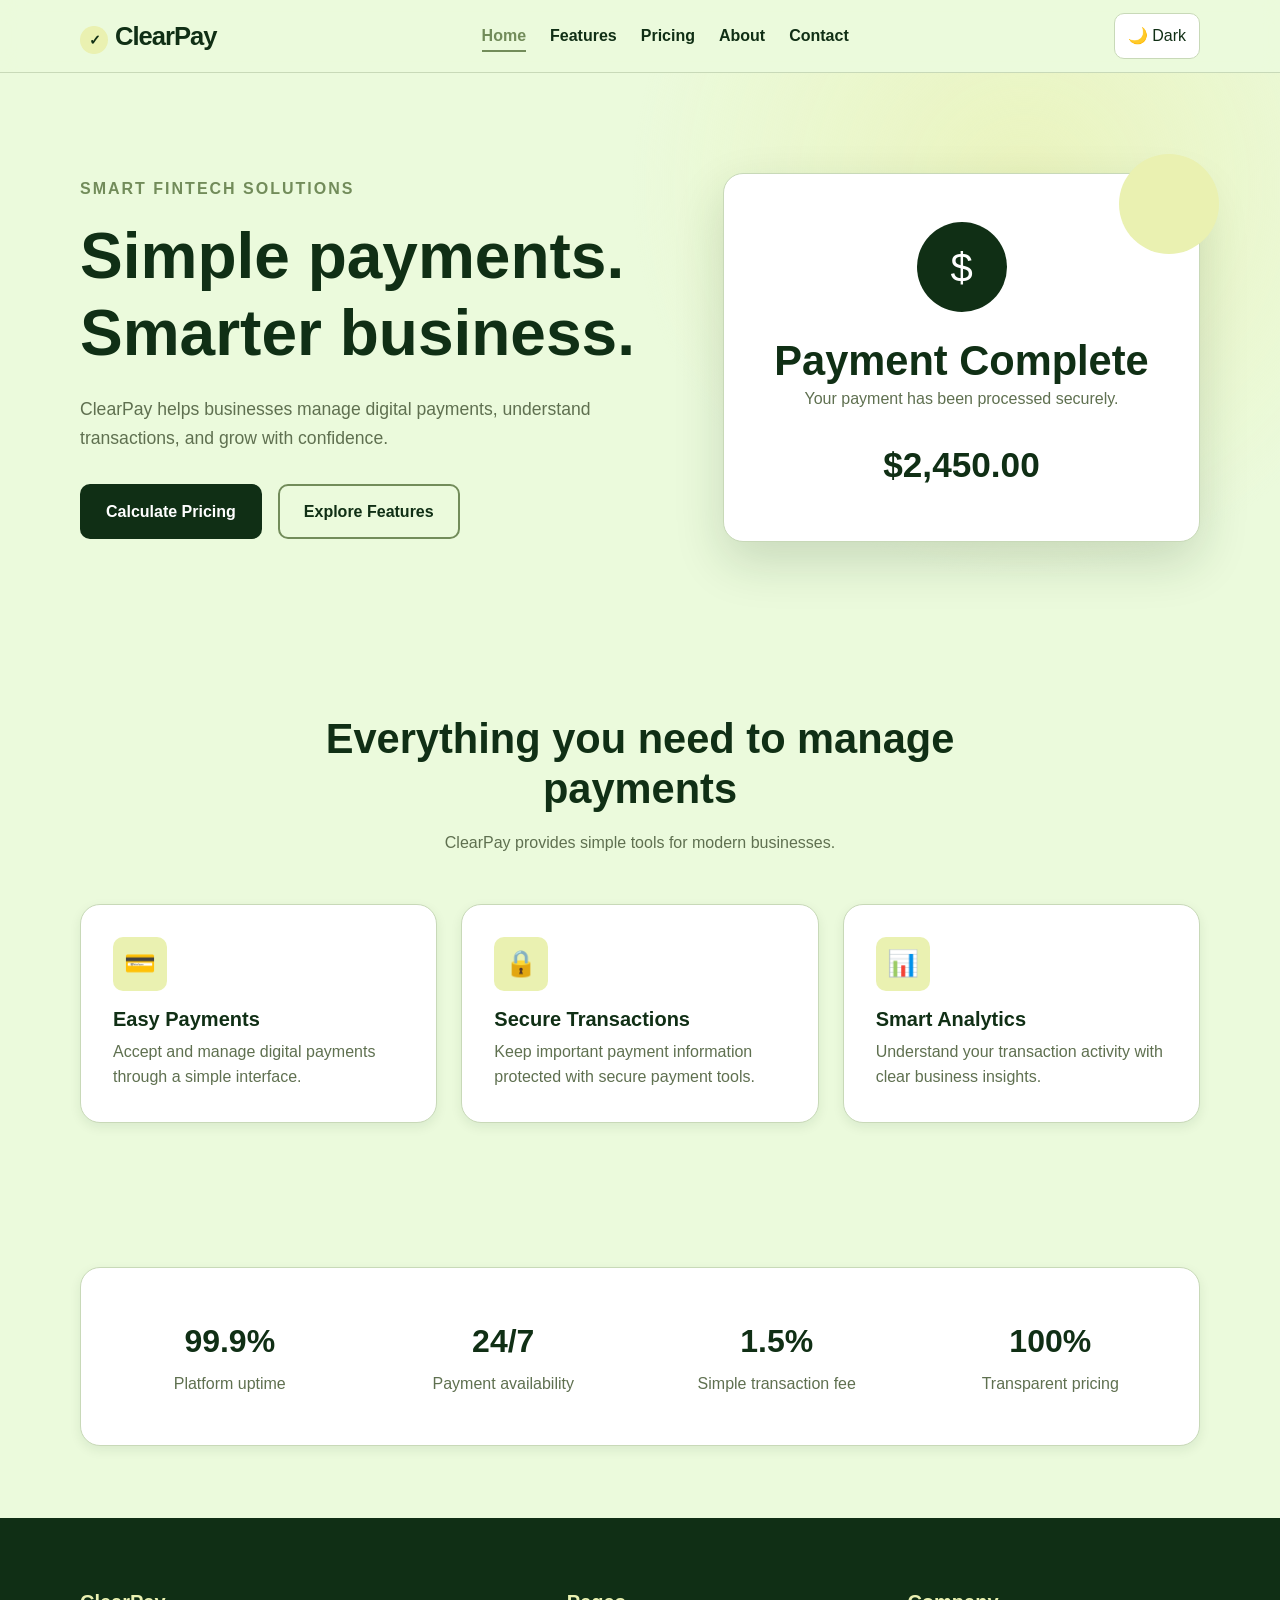
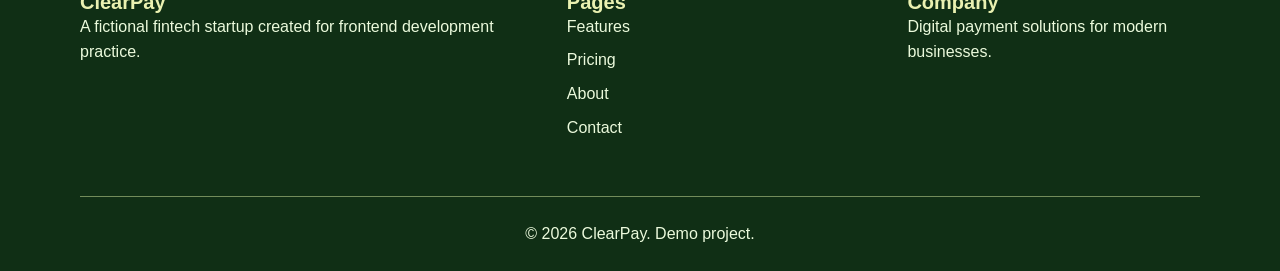
<file: index.html>
<!DOCTYPE html>
<html lang="en">
<head>
  <meta charset="UTF-8">
  <meta name="viewport" content="width=device-width, initial-scale=1.0">

  <meta
    name="description"
    content="ClearPay is a simple and secure fictional fintech payment platform."
  >

  <title>ClearPay | Simple Digital Payments</title>

  <link rel="stylesheet" href="css/tokens.css">
  <link rel="stylesheet" href="css/base.css">
  <link rel="stylesheet" href="css/layout.css">
  <link rel="stylesheet" href="css/components.css">
  <link rel="stylesheet" href="css/animations.css">
</head>

<body>

<header class="site-header">
  <div class="container navbar">

    <a href="index.html" class="logo">ClearPay</a>

    <nav aria-label="Main navigation">
      <ul class="nav-links">

        <li><a href="index.html" class="active">Home</a></li>
        <li><a href="features.html">Features</a></li>
        <li><a href="pricing.html">Pricing</a></li>
        <li><a href="about.html">About</a></li>
        <li><a href="contact.html">Contact</a></li>

      </ul>
    </nav>

    <div class="nav-actions">

      <button
        class="theme-toggle"
        type="button"
        aria-label="Switch to dark theme"
      >
        🌙 Dark
      </button>

      <button
        class="menu-toggle"
        type="button"
        aria-label="Open navigation menu"
        aria-expanded="false"
      >
        ☰
      </button>

    </div>

  </div>
</header>


<main>

<section class="hero">

  <div class="container hero-grid">

    <div class="hero-content reveal">

      <p>SMART FINTECH SOLUTIONS</p>

      <h1>
        Simple payments.
        Smarter business.
      </h1>

      <p>
        ClearPay helps businesses manage digital payments,
        understand transactions, and grow with confidence.
      </p>

      <div class="hero-buttons">

        <a href="pricing.html" class="btn btn-primary">
          Calculate Pricing
        </a>

        <a href="features.html" class="btn btn-secondary">
          Explore Features
        </a>

      </div>

    </div>


    <div class="hero-card reveal">

      <div class="payment-preview">

        <div class="payment-icon">
          $
        </div>

        <h2>Payment Complete</h2>

        <p>
          Your payment has been processed securely.
        </p>

        <br>

        <strong>$2,450.00</strong>

      </div>

    </div>

  </div>

</section>


<section class="section">

  <div class="container">

    <div class="section-header reveal">

      <h2>Everything you need to manage payments</h2>

      <p>
        ClearPay provides simple tools for modern businesses.
      </p>

    </div>


    <div class="grid grid-3">

      <article class="card reveal">

        <div class="card-icon">💳</div>

        <h3>Easy Payments</h3>

        <p>
          Accept and manage digital payments through
          a simple interface.
        </p>

      </article>


      <article class="card reveal">

        <div class="card-icon">🔒</div>

        <h3>Secure Transactions</h3>

        <p>
          Keep important payment information protected
          with secure payment tools.
        </p>

      </article>


      <article class="card reveal">

        <div class="card-icon">📊</div>

        <h3>Smart Analytics</h3>

        <p>
          Understand your transaction activity with
          clear business insights.
        </p>

      </article>

    </div>

  </div>

</section>


<section class="section">

  <div class="container">

    <div class="stats">

      <div class="stat reveal">
        <strong>99.9%</strong>
        <p>Platform uptime</p>
      </div>

      <div class="stat reveal">
        <strong>24/7</strong>
        <p>Payment availability</p>
      </div>

      <div class="stat reveal">
        <strong>1.5%</strong>
        <p>Simple transaction fee</p>
      </div>

      <div class="stat reveal">
        <strong>100%</strong>
        <p>Transparent pricing</p>
      </div>

    </div>

  </div>

</section>

</main>


<footer class="site-footer">

  <div class="container">

    <div class="footer-grid">

      <div>

        <h3>ClearPay</h3>

        <p>
          A fictional fintech startup created for
          frontend development practice.
        </p>

      </div>


      <div>

        <h3>Pages</h3>

        <ul class="footer-links">

          <li><a href="features.html">Features</a></li>
          <li><a href="pricing.html">Pricing</a></li>
          <li><a href="about.html">About</a></li>
          <li><a href="contact.html">Contact</a></li>

        </ul>

      </div>


      <div>

        <h3>Company</h3>

        <p>
          Digital payment solutions for modern businesses.
        </p>

      </div>

    </div>


    <div class="footer-bottom">

      <p>
        © <span id="current-year"></span> ClearPay.
        Demo project.
      </p>

    </div>

  </div>

</footer>


<script src="js/main.js"></script>
<script src="js/theme.js"></script>
<script src="js/animations.js"></script>

</body>
</html>
</file>
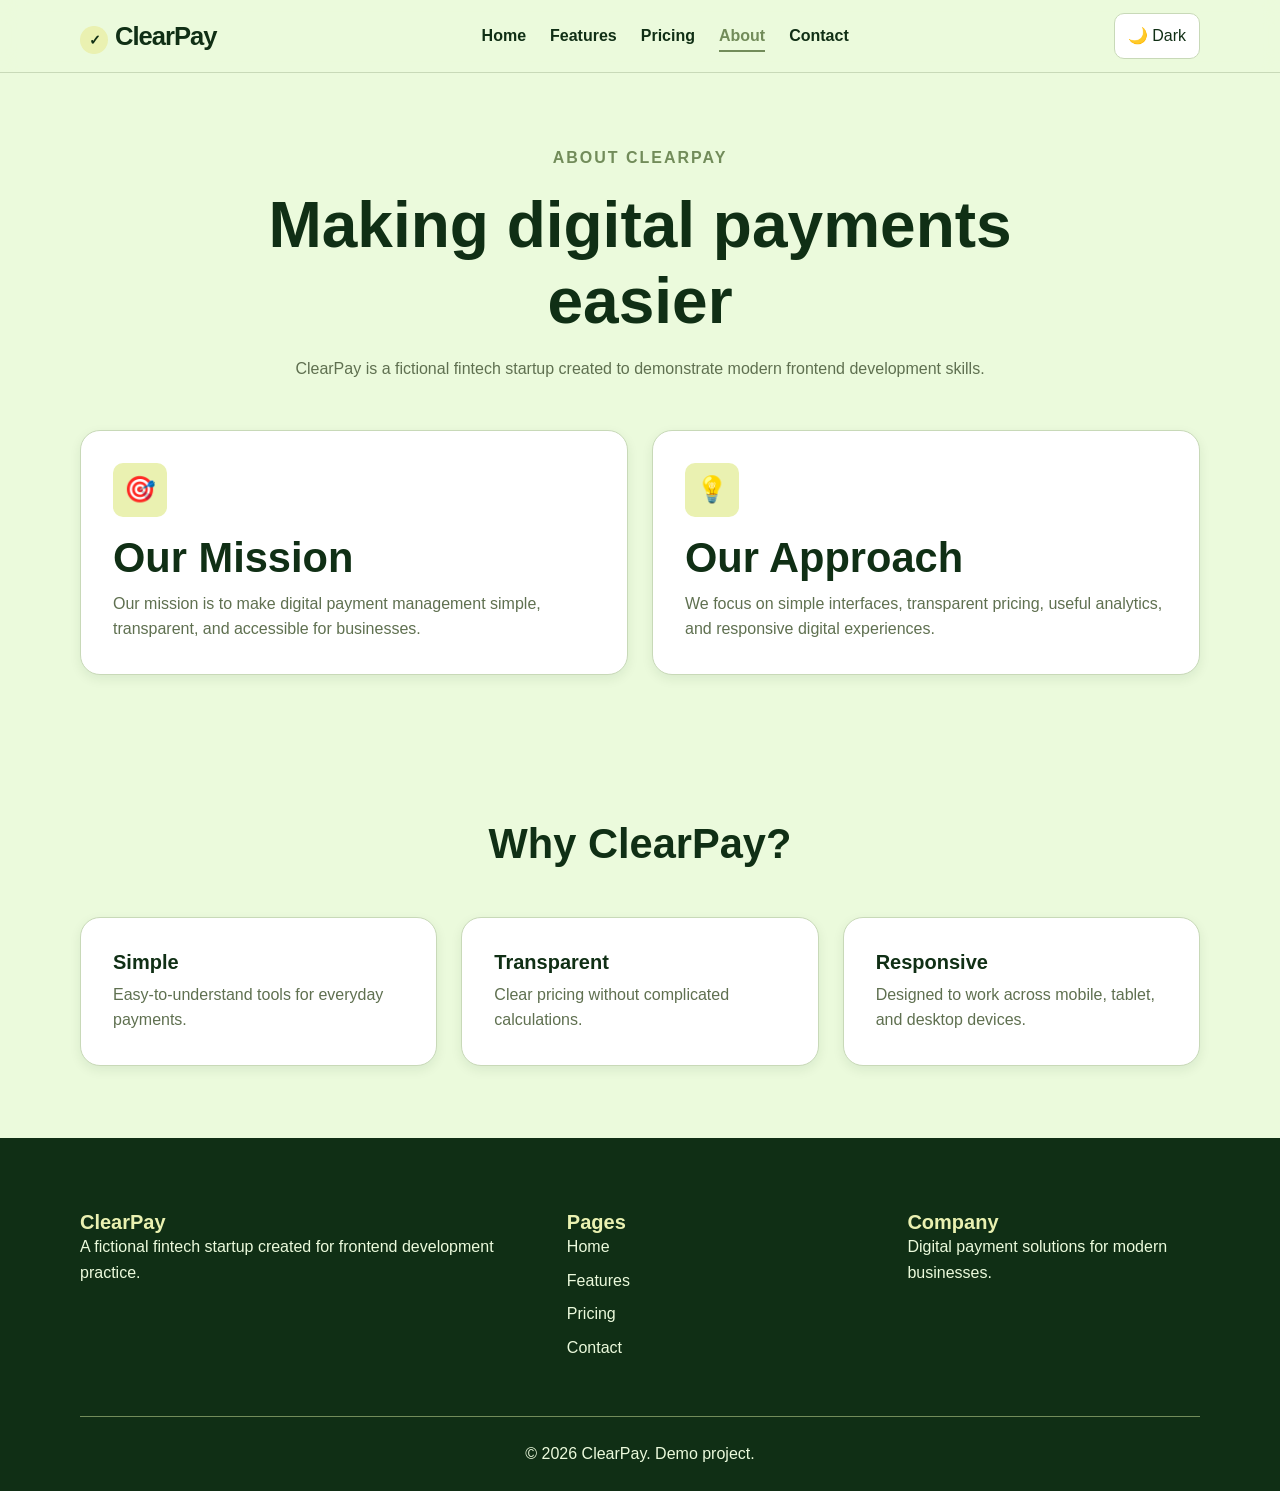
<file: about.html>
<!DOCTYPE html>
<html lang="en">

<head>

  <meta charset="UTF-8">
  <meta name="viewport" content="width=device-width, initial-scale=1.0">

  <meta
    name="description"
    content="Learn more about the fictional ClearPay fintech startup."
  >

  <title>ClearPay | About</title>

  <link rel="stylesheet" href="css/tokens.css">
  <link rel="stylesheet" href="css/base.css">
  <link rel="stylesheet" href="css/layout.css">
  <link rel="stylesheet" href="css/components.css">
  <link rel="stylesheet" href="css/animations.css">

</head>

<body>

<header class="site-header">

  <div class="container navbar">

    <a href="index.html" class="logo">ClearPay</a>

    <nav aria-label="Main navigation">

      <ul class="nav-links">

        <li><a href="index.html">Home</a></li>
        <li><a href="features.html">Features</a></li>
        <li><a href="pricing.html">Pricing</a></li>
        <li><a href="about.html" class="active">About</a></li>
        <li><a href="contact.html">Contact</a></li>

      </ul>

    </nav>

    <div class="nav-actions">

      <button
        class="theme-toggle"
        type="button"
        aria-label="Switch theme"
      >
        🌙 Dark
      </button>

      <button
        class="menu-toggle"
        type="button"
        aria-label="Open navigation menu"
        aria-expanded="false"
      >
        ☰
      </button>

    </div>

  </div>

</header>


<main>

<section class="section">

  <div class="container">

    <div class="section-header reveal">

      <p>ABOUT CLEARPAY</p>

      <h1>Making digital payments easier</h1>

      <p>
        ClearPay is a fictional fintech startup created
        to demonstrate modern frontend development skills.
      </p>

    </div>


    <div class="grid grid-2">

      <article class="card reveal">

        <div class="card-icon">🎯</div>

        <h2>Our Mission</h2>

        <p>
          Our mission is to make digital payment management
          simple, transparent, and accessible for businesses.
        </p>

      </article>


      <article class="card reveal">

        <div class="card-icon">💡</div>

        <h2>Our Approach</h2>

        <p>
          We focus on simple interfaces, transparent pricing,
          useful analytics, and responsive digital experiences.
        </p>

      </article>

    </div>

  </div>

</section>


<section class="section">

  <div class="container">

    <div class="section-header">

      <h2>Why ClearPay?</h2>

    </div>


    <div class="grid grid-3">

      <article class="card reveal">

        <h3>Simple</h3>

        <p>
          Easy-to-understand tools for everyday payments.
        </p>

      </article>


      <article class="card reveal">

        <h3>Transparent</h3>

        <p>
          Clear pricing without complicated calculations.
        </p>

      </article>


      <article class="card reveal">

        <h3>Responsive</h3>

        <p>
          Designed to work across mobile, tablet,
          and desktop devices.
        </p>

      </article>

    </div>

  </div>

</section>

</main>



<footer class="site-footer">

  <div class="container">

    <div class="footer-grid">

      <div>

        <h3>ClearPay</h3>

        <p>
          A fictional fintech startup created for
          frontend development practice.
        </p>

      </div>


      <div>

        <h3>Pages</h3>

        <ul class="footer-links">

            <li><a href="index.html">Home</a></li>
          <li><a href="features.html">Features</a></li>
          <li><a href="pricing.html">Pricing</a></li>
          <li><a href="contact.html">Contact</a></li>

        </ul>

      </div>


      <div>

        <h3>Company</h3>

        <p>
          Digital payment solutions for modern businesses.
        </p>

      </div>

    </div>


    <div class="footer-bottom">

      <p>
        © <span id="current-year"></span> ClearPay.
        Demo project.
      </p>

    </div>

  </div>

</footer>


<script src="js/main.js"></script>
<script src="js/theme.js"></script>
<script src="js/animations.js"></script>

</body>
</html>
</file>
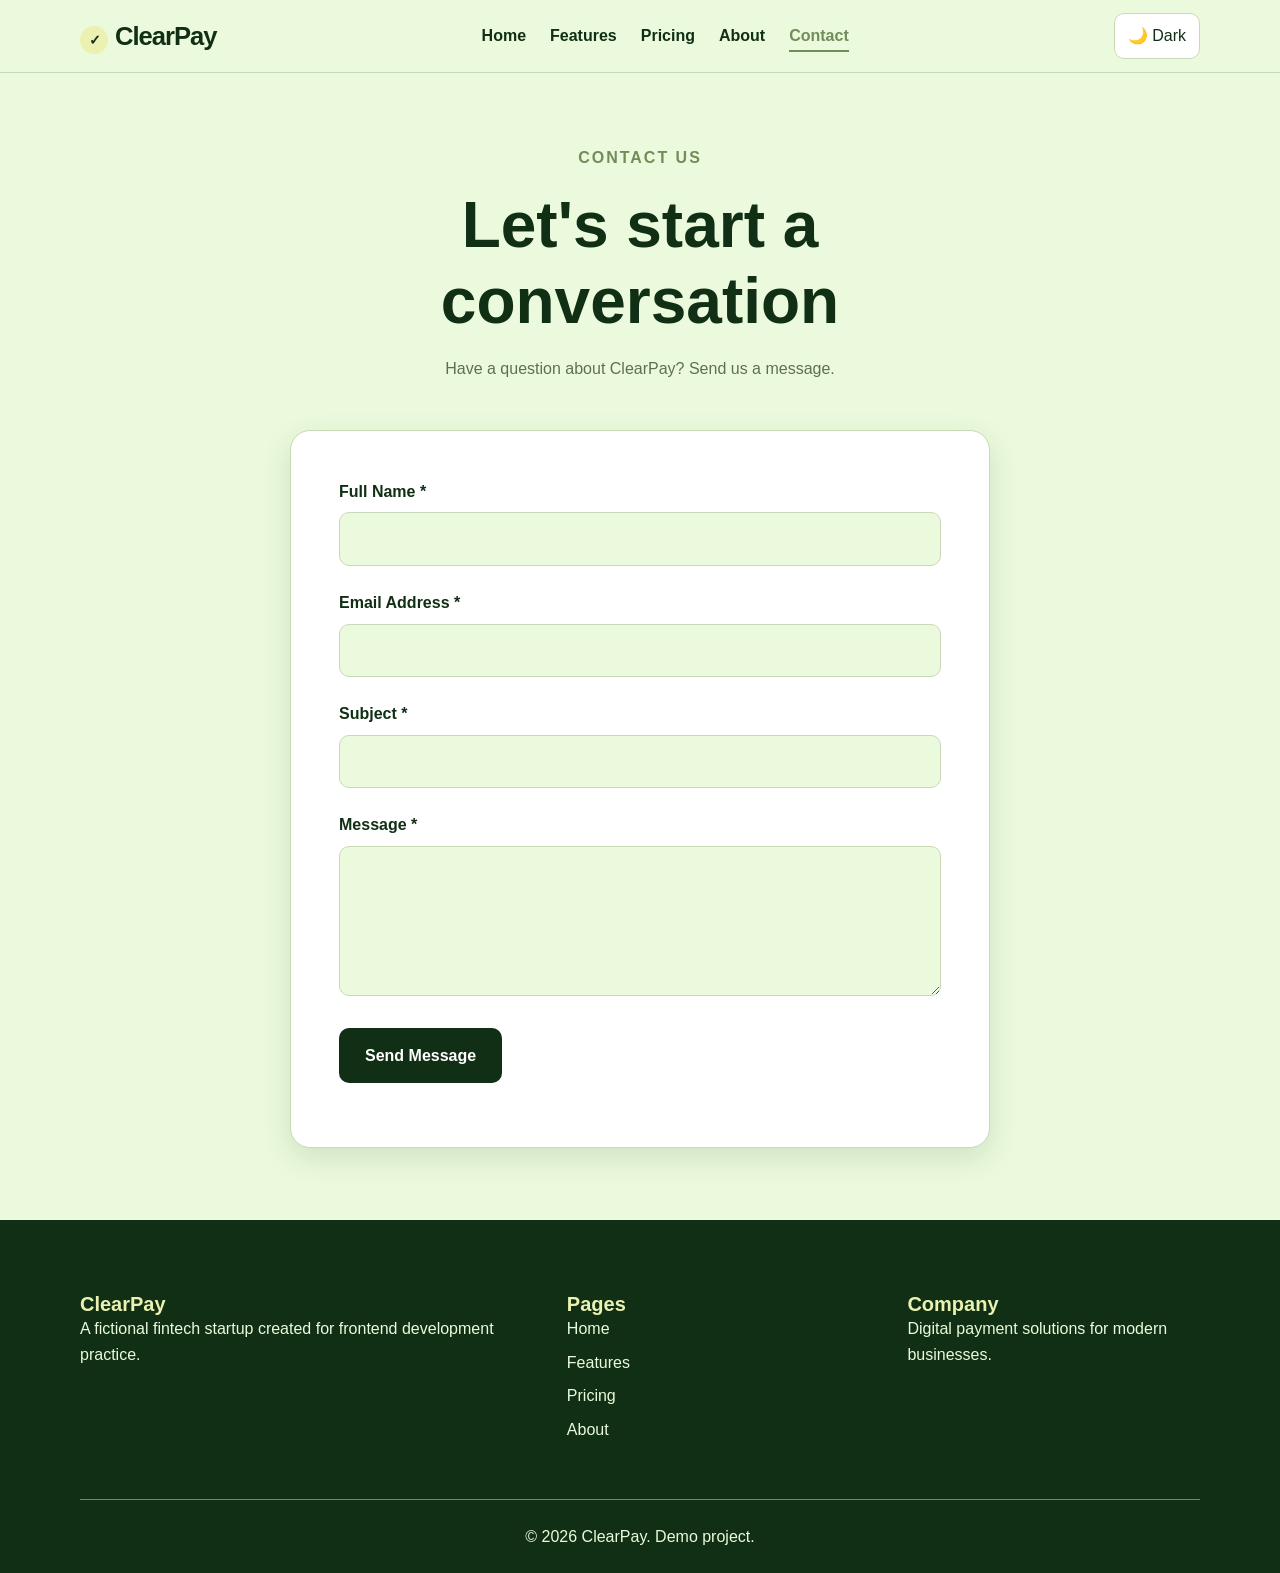
<file: contact.html>
<!DOCTYPE html>
<html lang="en">

<head>

  <meta charset="UTF-8">
  <meta name="viewport" content="width=device-width, initial-scale=1.0">

  <meta
    name="description"
    content="Contact the fictional ClearPay fintech startup."
  >

  <title>ClearPay | Contact</title>

  <link rel="stylesheet" href="css/tokens.css">
  <link rel="stylesheet" href="css/base.css">
  <link rel="stylesheet" href="css/layout.css">
  <link rel="stylesheet" href="css/components.css">
  <link rel="stylesheet" href="css/animations.css">

</head>

<body>

<header class="site-header">

  <div class="container navbar">

    <a href="index.html" class="logo">ClearPay</a>

    <nav aria-label="Main navigation">

      <ul class="nav-links">

        <li><a href="index.html">Home</a></li>
        <li><a href="features.html">Features</a></li>
        <li><a href="pricing.html">Pricing</a></li>
        <li><a href="about.html">About</a></li>
        <li><a href="contact.html" class="active">Contact</a></li>

      </ul>

    </nav>

    <div class="nav-actions">

      <button
        class="theme-toggle"
        type="button"
        aria-label="Switch theme"
      >
        🌙 Dark
      </button>

      <button
        class="menu-toggle"
        type="button"
        aria-label="Open navigation menu"
        aria-expanded="false"
      >
        ☰
      </button>

    </div>

  </div>

</header>


<main>

<section class="section">

  <div class="container">

    <div class="section-header reveal">

      <p>CONTACT US</p>

      <h1>Let's start a conversation</h1>

      <p>
        Have a question about ClearPay?
        Send us a message.
      </p>

    </div>


    <form
      id="contact-form"
      class="calculator reveal"
      novalidate
    >

      <div class="form-group">

        <label for="name">
          Full Name *
        </label>

        <input
          type="text"
          id="name"
          name="name"
          autocomplete="name"
          required
        >

      </div>


      <div class="form-group">

        <label for="email">
          Email Address *
        </label>

        <input
          type="email"
          id="email"
          name="email"
          autocomplete="email"
          required
        >

      </div>


      <div class="form-group">

        <label for="subject">
          Subject *
        </label>

        <input
          type="text"
          id="subject"
          name="subject"
          required
        >

      </div>


      <div class="form-group">

        <label for="message">
          Message *
        </label>

        <textarea
          id="message"
          name="message"
          required
        ></textarea>

      </div>


      <button
        type="submit"
        class="btn btn-primary"
      >
        Send Message
      </button>


      <p
        id="form-message"
        class="form-message"
        role="status"
        aria-live="polite"
      ></p>

    </form>

  </div>

</section>

</main>



<footer class="site-footer">

  <div class="container">

    <div class="footer-grid">

      <div>

        <h3>ClearPay</h3>

        <p>
          A fictional fintech startup created for
          frontend development practice.
        </p>

      </div>


      <div>

        <h3>Pages</h3>

        <ul class="footer-links">
        
            <li><a href="index.html">Home</a></li>
          <li><a href="features.html">Features</a></li>
          <li><a href="pricing.html">Pricing</a></li>
          <li><a href="about.html">About</a></li>
         

        </ul>

      </div>


      <div>

        <h3>Company</h3>

        <p>
          Digital payment solutions for modern businesses.
        </p>

      </div>

    </div>


    <div class="footer-bottom">

      <p>
        © <span id="current-year"></span> ClearPay.
        Demo project.
      </p>

    </div>

  </div>

</footer>


<script src="js/main.js"></script>
<script src="js/theme.js"></script>
<script src="js/form.js"></script>
<script src="js/animations.js"></script>

</body>
</html>
</file>
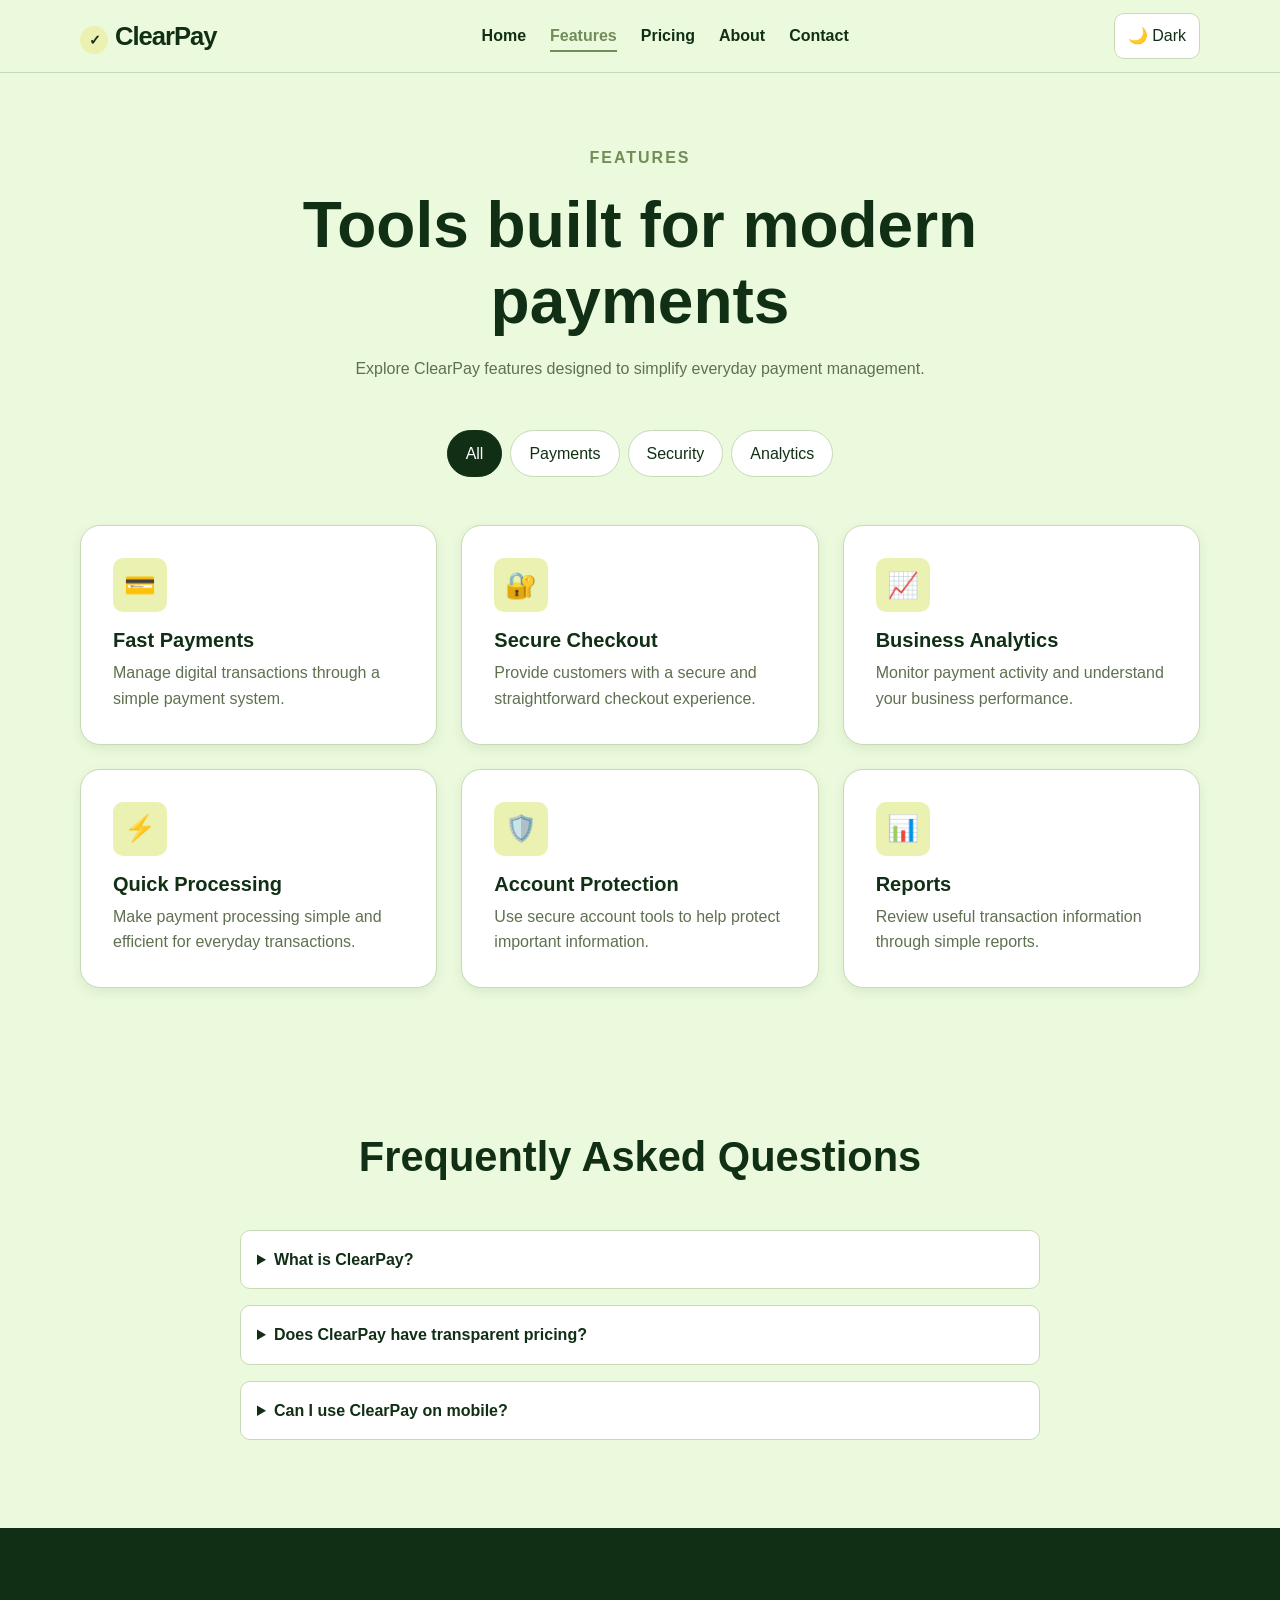
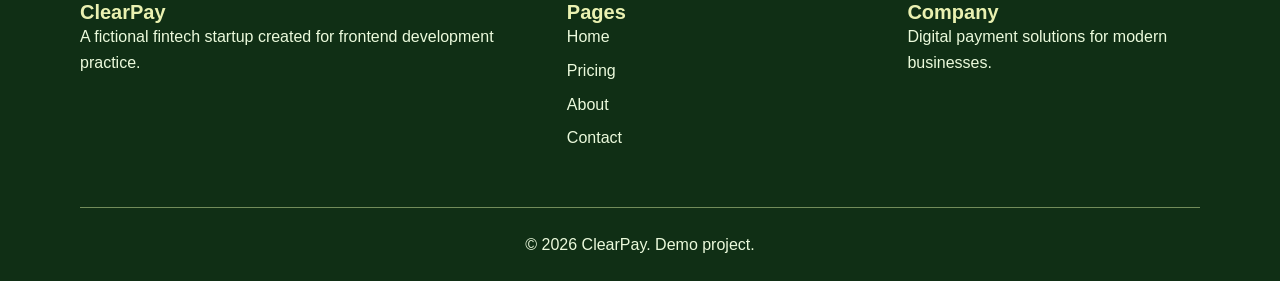
<file: features.html>
<!DOCTYPE html>
<html lang="en">

<head>

  <meta charset="UTF-8">
  <meta name="viewport" content="width=device-width, initial-scale=1.0">

  <meta
    name="description"
    content="Explore ClearPay payment, security and analytics features."
  >

  <title>ClearPay | Features</title>

  <link rel="stylesheet" href="css/tokens.css">
  <link rel="stylesheet" href="css/base.css">
  <link rel="stylesheet" href="css/layout.css">
  <link rel="stylesheet" href="css/components.css">
  <link rel="stylesheet" href="css/animations.css">

</head>

<body>

<header class="site-header">

  <div class="container navbar">

    <a href="index.html" class="logo">ClearPay</a>

    <nav aria-label="Main navigation">

      <ul class="nav-links">

        <li><a href="index.html">Home</a></li>
        <li><a href="features.html" class="active">Features</a></li>
        <li><a href="pricing.html">Pricing</a></li>
        <li><a href="about.html">About</a></li>
        <li><a href="contact.html">Contact</a></li>

      </ul>

    </nav>

    <div class="nav-actions">

      <button
        class="theme-toggle"
        type="button"
        aria-label="Switch theme"
      >
        🌙 Dark
      </button>

      <button
        class="menu-toggle"
        type="button"
        aria-label="Open navigation menu"
        aria-expanded="false"
      >
        ☰
      </button>

    </div>

  </div>

</header>


<main>

<section class="section">

  <div class="container">

    <div class="section-header reveal">

      <p>FEATURES</p>

      <h1>Tools built for modern payments</h1>

      <p>
        Explore ClearPay features designed to simplify
        everyday payment management.
      </p>

    </div>


    <div class="filter-buttons" aria-label="Feature filters">

      <button
        class="filter-btn active"
        data-category="all"
        type="button"
      >
        All
      </button>

      <button
        class="filter-btn"
        data-category="payments"
        type="button"
      >
        Payments
      </button>

      <button
        class="filter-btn"
        data-category="security"
        type="button"
      >
        Security
      </button>

      <button
        class="filter-btn"
        data-category="analytics"
        type="button"
      >
        Analytics
      </button>

    </div>


    <div class="grid grid-3">

      <article
        class="card feature-card reveal"
        data-category="payments"
      >

        <div class="card-icon">💳</div>

        <h3>Fast Payments</h3>

        <p>
          Manage digital transactions through
          a simple payment system.
        </p>

      </article>


      <article
        class="card feature-card reveal"
        data-category="security"
      >

        <div class="card-icon">🔐</div>

        <h3>Secure Checkout</h3>

        <p>
          Provide customers with a secure and
          straightforward checkout experience.
        </p>

      </article>


      <article
        class="card feature-card reveal"
        data-category="analytics"
      >

        <div class="card-icon">📈</div>

        <h3>Business Analytics</h3>

        <p>
          Monitor payment activity and understand
          your business performance.
        </p>

      </article>


      <article
        class="card feature-card reveal"
        data-category="payments"
      >

        <div class="card-icon">⚡</div>

        <h3>Quick Processing</h3>

        <p>
          Make payment processing simple and efficient
          for everyday transactions.
        </p>

      </article>


      <article
        class="card feature-card reveal"
        data-category="security"
      >

        <div class="card-icon">🛡️</div>

        <h3>Account Protection</h3>

        <p>
          Use secure account tools to help protect
          important information.
        </p>

      </article>


      <article
        class="card feature-card reveal"
        data-category="analytics"
      >

        <div class="card-icon">📊</div>

        <h3>Reports</h3>

        <p>
          Review useful transaction information
          through simple reports.
        </p>

      </article>

    </div>

  </div>

</section>


<section class="section">

  <div class="container faq">

    <div class="section-header">

      <h2>Frequently Asked Questions</h2>

    </div>

    <details class="reveal">

      <summary>What is ClearPay?</summary>

      <p>
        ClearPay is a fictional fintech platform
        created as a frontend development demo.
      </p>

    </details>


    <details class="reveal">

      <summary>Does ClearPay have transparent pricing?</summary>

      <p>
        Yes. The demo includes a simple 1.5% transaction
        fee calculator.
      </p>

    </details>


    <details class="reveal">

      <summary>Can I use ClearPay on mobile?</summary>

      <p>
        Yes. The website is designed to be responsive
        across different screen sizes.
      </p>

    </details>

  </div>

</section>

</main>



<footer class="site-footer">

  <div class="container">

    <div class="footer-grid">

      <div>

        <h3>ClearPay</h3>

        <p>
          A fictional fintech startup created for
          frontend development practice.
        </p>

      </div>


      <div>

        <h3>Pages</h3>

        <ul class="footer-links">

          <li><a href="index.html">Home</a></li>
          <li><a href="pricing.html">Pricing</a></li>
          <li><a href="about.html">About</a></li>
          <li><a href="contact.html">Contact</a></li>

        </ul>

      </div>


      <div>

        <h3>Company</h3>

        <p>
          Digital payment solutions for modern businesses.
        </p>

      </div>

    </div>


    <div class="footer-bottom">

      <p>
        © <span id="current-year"></span> ClearPay.
        Demo project.
      </p>

    </div>

  </div>

</footer>

<script src="js/main.js"></script>
<script src="js/theme.js"></script>
<script src="js/features.js"></script>
<script src="js/animations.js"></script>

</body>
</html>
</file>
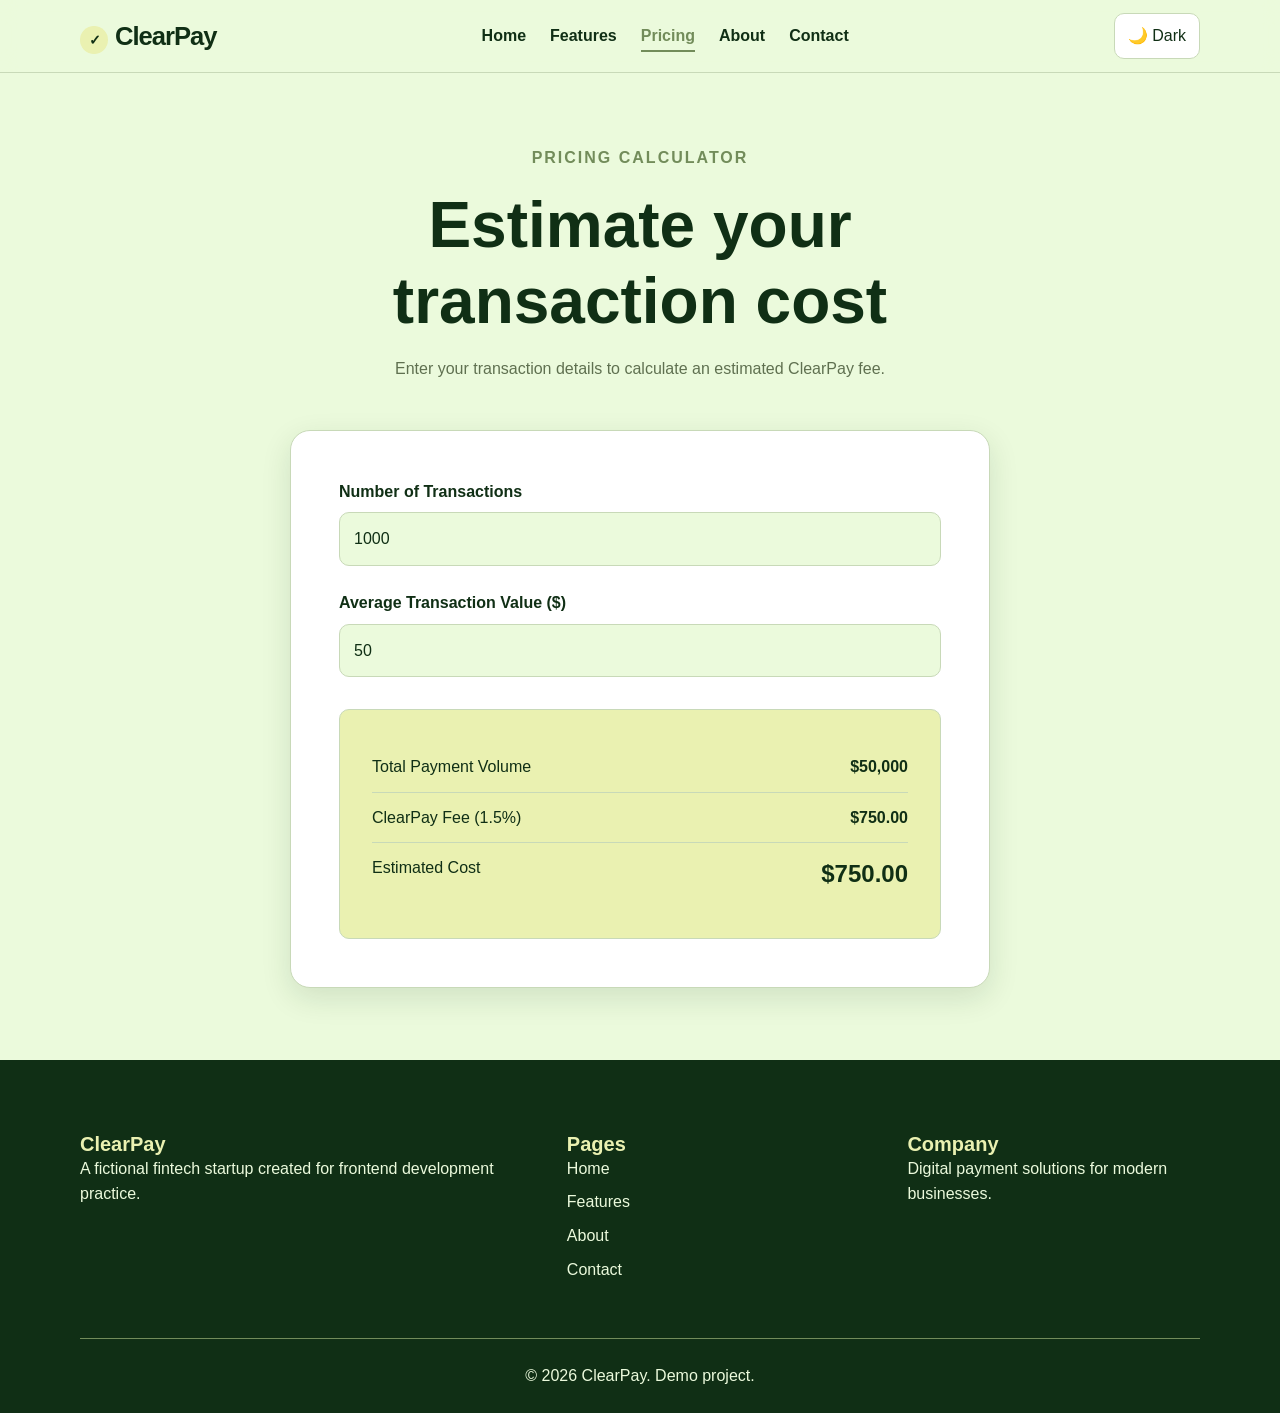
<file: pricing.html>
<!DOCTYPE html>
<html lang="en">

<head>

  <meta charset="UTF-8">
  <meta name="viewport" content="width=device-width, initial-scale=1.0">

  <meta
    name="description"
    content="Calculate ClearPay transaction costs with our pricing calculator."
  >

  <title>ClearPay | Pricing</title>

  <link rel="stylesheet" href="css/tokens.css">
  <link rel="stylesheet" href="css/base.css">
  <link rel="stylesheet" href="css/layout.css">
  <link rel="stylesheet" href="css/components.css">
  <link rel="stylesheet" href="css/animations.css">

</head>

<body>

<header class="site-header">

  <div class="container navbar">

    <a href="index.html" class="logo">ClearPay</a>

    <nav aria-label="Main navigation">

      <ul class="nav-links">

        <li><a href="index.html">Home</a></li>
        <li><a href="features.html">Features</a></li>
        <li><a href="pricing.html" class="active">Pricing</a></li>
        <li><a href="about.html">About</a></li>
        <li><a href="contact.html">Contact</a></li>

      </ul>

    </nav>

    <div class="nav-actions">

      <button
        class="theme-toggle"
        type="button"
        aria-label="Switch theme"
      >
        🌙 Dark
      </button>

      <button
        class="menu-toggle"
        type="button"
        aria-label="Open navigation menu"
        aria-expanded="false"
      >
        ☰
      </button>

    </div>

  </div>

</header>


<main>

<section class="section">

  <div class="container">

    <div class="section-header reveal">

      <p>PRICING CALCULATOR</p>

      <h1>Estimate your transaction cost</h1>

      <p>
        Enter your transaction details to calculate
        an estimated ClearPay fee.
      </p>

    </div>


    <div class="calculator reveal">

      <div class="form-group">

        <label for="transactions">
          Number of Transactions
        </label>

        <input
          type="number"
          id="transactions"
          min="0"
          value="1000"
        >

      </div>


      <div class="form-group">

        <label for="average">
          Average Transaction Value ($)
        </label>

        <input
          type="number"
          id="average"
          min="0"
          value="50"
          step="0.01"
        >

      </div>


      <div class="calculation-result">

        <div class="result-row">

          <span>Total Payment Volume</span>

          <strong id="total-volume">
            $50,000
          </strong>

        </div>


        <div class="result-row">

          <span>ClearPay Fee (1.5%)</span>

          <strong id="fee-amount">
            $750.00
          </strong>

        </div>


        <div class="result-row">

          <span>Estimated Cost</span>

          <strong
            id="total-cost"
            class="result-total"
          >
            $750.00
          </strong>

        </div>

      </div>

    </div>

  </div>

</section>

</main>



<footer class="site-footer">

  <div class="container">

    <div class="footer-grid">

      <div>

        <h3>ClearPay</h3>

        <p>
          A fictional fintech startup created for
          frontend development practice.
        </p>

      </div>


      <div>

        <h3>Pages</h3>

        <ul class="footer-links">
          <li><a href="index.html">Home</a></li>
          <li><a href="features.html">Features</a></li>
          <li><a href="about.html">About</a></li>
          <li><a href="contact.html">Contact</a></li>

        </ul>

      </div>


      <div>

        <h3>Company</h3>

        <p>
          Digital payment solutions for modern businesses.
        </p>

      </div>

    </div>


    <div class="footer-bottom">

      <p>
        © <span id="current-year"></span> ClearPay.
        Demo project.
      </p>

    </div>

  </div>

</footer>


<script src="js/main.js"></script>
<script src="js/theme.js"></script>
<script src="js/pricing.js"></script>
<script src="js/animations.js"></script>

</body>
</html>
</file>
<file: css/tokens.css>
/* =========================
   CLEARPAY COLOR TOKENS
========================= */

:root {
  --color-primary: #102F15;
  --color-primary-dark: #0A1F0D;
  --color-secondary: #728C5A;
  --color-accent: #EAF1B1;

  --color-background: #EBFADC;
  --color-surface: #EAF1B1;
  --color-card: #FFFFFF;

  --color-text: #102F15;
  --color-text-light: #5F7050;
  --color-border: #C8D9B8;

  /* Footer - Light Mode */
  --footer-background: #102F15;
  --footer-heading: #EAF1B1;
  --footer-text: #EBFADC;
  --footer-border: #728C5A;

  --color-success: #3F7045;
  --color-danger: #A33A3A;

  --shadow-sm: 0 4px 12px rgba(16, 47, 21, 0.08);
  --shadow-md: 0 10px 30px rgba(16, 47, 21, 0.12);
  --shadow-lg: 0 20px 50px rgba(16, 47, 21, 0.16);

  --radius-sm: 6px;
  --radius-md: 10px;
  --radius-lg: 20px;
  --radius-full: 999px;

  --space-xs: 4px;
  --space-sm: 8px;
  --space-md: 16px;
  --space-lg: 24px;
  --space-xl: 32px;
  --space-2xl: 48px;
  --space-3xl: 72px;

  --transition: 0.3s ease;
}


/* =========================
   DARK THEME
========================= */

[data-theme="dark"] {
  --color-background: #102F15;
  --color-surface: #193D1D;
  --color-card: #1C4722;

  --color-text: #EBFADC;
  --color-text-light: #D5E2C8;

  --color-border: #4E704F;

  --color-primary: #EAF1B1;
  --color-primary-dark: #D8E58C;

  --color-secondary: #9CAF7D;

  --color-success: #9FD18B;
  --color-danger: #FF9B9B;

  --shadow-sm: 0 4px 12px rgba(0, 0, 0, 0.15);
  --shadow-md: 0 10px 30px rgba(0, 0, 0, 0.25);
  --shadow-lg: 0 20px 50px rgba(0, 0, 0, 0.35);


  /* Footer - Dark Mode */
  --footer-background: #0A1F0D;
  --footer-heading: #EAF1B1;
  --footer-text: #EBFADC;
  --footer-border: #3D6340;

  --color-success: #9FD18B;
  --color-danger: #FF9B9B;

  --shadow-sm: 0 4px 12px rgba(0, 0, 0, 0.15);
  --shadow-md: 0 10px 30px rgba(0, 0, 0, 0.25);
  --shadow-lg: 0 20px 50px rgba(0, 0, 0, 0.35);

}
</file>
<file: css/base.css>
/* =========================
   RESET
========================= */

* {
  margin: 0;
  padding: 0;
  box-sizing: border-box;
}


/* =========================
   BODY
========================= */

html {
  scroll-behavior: smooth;
}

body {
  font-family: Arial, Helvetica, sans-serif;
  background: var(--color-background);
  color: var(--color-text);
  line-height: 1.6;
  transition:
    background var(--transition),
    color var(--transition);
}


/* =========================
   GENERAL ELEMENTS
========================= */

img {
  max-width: 100%;
  display: block;
}

a {
  text-decoration: none;
  color: inherit;
}

button,
input,
textarea,
select {
  font: inherit;
}

button {
  cursor: pointer;
}


/* =========================
   HEADINGS
========================= */

h1,
h2,
h3 {
  line-height: 1.2;
  color: var(--color-text);
}

h1 {
  font-size: clamp(2.2rem, 5vw, 4rem);
}

h2 {
  font-size: clamp(1.8rem, 4vw, 2.6rem);
}

h3 {
  font-size: 1.25rem;
}

p {
  color: var(--color-text-light);
}


/* =========================
   SELECTION
========================= */

::selection {
  background: var(--color-accent);
  color: var(--color-primary);
}


/* =========================
   FOCUS
========================= */

:focus-visible {
  outline: 3px solid var(--color-secondary);
  outline-offset: 3px;
}
</file>
<file: css/layout.css>
/* =========================
   CONTAINER
========================= */

.container {
  width: min(1120px, 92%);
  margin: 0 auto;
}


/* =========================
   HERO
========================= */

.hero {
  padding: 100px 0;
  background:
    radial-gradient(
      circle at 80% 20%,
      rgba(234, 241, 177, 0.7),
      transparent 35%
    ),
    var(--color-background);
}

.hero-grid {
  display: grid;
  grid-template-columns: 1.1fr 0.9fr;
  align-items: center;
  gap: 60px;
}

.hero-content > p:first-child,
.section-header > p:first-child {
  color: var(--color-secondary);
  font-weight: 800;
  letter-spacing: 2px;
  margin-bottom: var(--space-md);
}

.hero-content h1 {
  margin-bottom: var(--space-lg);
  max-width: 650px;
}

.hero-content > p:not(:first-child) {
  max-width: 600px;
  font-size: 1.1rem;
}


/* =========================
   HERO BUTTONS
========================= */

.hero-buttons {
  display: flex;
  gap: var(--space-md);
  flex-wrap: wrap;
  margin-top: var(--space-xl);
}


/* =========================
   SECTIONS
========================= */

.section {
  padding: var(--space-3xl) 0;
}

.section-header {
  max-width: 750px;
  margin: 0 auto var(--space-2xl);
  text-align: center;
}

.section-header h1,
.section-header h2 {
  margin-bottom: var(--space-md);
}


/* =========================
   GRIDS
========================= */

.grid {
  display: grid;
  gap: var(--space-lg);
}

.grid-2 {
  grid-template-columns: repeat(2, 1fr);
}

.grid-3 {
  grid-template-columns: repeat(3, 1fr);
}


/* =========================
   STATS
========================= */

.stats {
  display: grid;
  grid-template-columns: repeat(4, 1fr);
  gap: var(--space-lg);
  background: var(--color-card);
  border: 1px solid var(--color-border);
  border-radius: var(--radius-lg);
  padding: var(--space-lg);
  box-shadow: var(--shadow-sm);
}


/* =========================
   FOOTER GRID
========================= */

.footer-grid {
  display: grid;
  grid-template-columns: 1.5fr 1fr 1fr;
  gap: var(--space-2xl);
}


/* =========================
   RESPONSIVE
========================= */

@media (max-width: 850px) {

  .hero-grid {
    grid-template-columns: 1fr;
    gap: 40px;
  }

  .grid-3 {
    grid-template-columns: repeat(2, 1fr);
  }

  .stats {
    grid-template-columns: repeat(2, 1fr);
  }

  .footer-grid {
    grid-template-columns: 1fr 1fr;
  }

}


@media (max-width: 650px) {

  .grid-2,
  .grid-3 {
    grid-template-columns: 1fr;
  }

  .stats {
    grid-template-columns: 1fr 1fr;
  }

  .section {
    padding: 55px 0;
  }

  .hero {
    padding: 65px 0;
  }

  .footer-grid {
    grid-template-columns: 1fr;
  }

}
</file>
<file: css/components.css>
/* =========================
   HEADER
========================= */

.site-header {
  position: sticky;
  top: 0;
  z-index: 1000;

  background: rgba(235, 250, 220, 0.95);
  border-bottom: 1px solid var(--color-border);

  backdrop-filter: blur(12px);
}

[data-theme="dark"] .site-header {
  background: rgba(16, 47, 21, 0.95);
}

.navbar {
  min-height: 72px;

  display: flex;
  align-items: center;
  justify-content: space-between;

  gap: var(--space-lg);
}


/* =========================
   LOGO
========================= */

.logo {
  font-size: 1.6rem;
  font-weight: 900;
  color: var(--color-primary);
  letter-spacing: -1px;
}

.logo::before {
  content: "✓";
  display: inline-grid;
  place-items: center;

  width: 28px;
  height: 28px;

  margin-right: 7px;

  background: var(--color-accent);
  color: var(--color-primary);

  border-radius: 50%;
  font-size: 0.9rem;
}

/* DARK MODE LOGO */
[data-theme="dark"] .logo {
  color: #EAF1B1;
}

[data-theme="dark"] .logo::before {
  background: #EAF1B1;
  color: #102F15;
}


/* =========================
   NAVIGATION
========================= */

.nav-links {
  display: flex;
  align-items: center;
  gap: var(--space-lg);

  list-style: none;
}

.nav-links a {
  position: relative;

  font-weight: 600;
  color: var(--color-text);

  padding: 8px 0;

  transition: color var(--transition);
}

.nav-links a::after {
  content: "";

  position: absolute;
  left: 0;
  bottom: 0;

  width: 0;
  height: 2px;

  background: var(--color-secondary);

  transition: width var(--transition);
}

.nav-links a:hover,
.nav-links a.active {
  color: var(--color-secondary);
}

.nav-links a:hover::after,
.nav-links a.active::after {
  width: 100%;
}


/* =========================
   NAV ACTIONS
========================= */

.nav-actions {
  display: flex;
  align-items: center;
  gap: var(--space-sm);
}

.theme-toggle,
.menu-toggle {
  border: 1px solid var(--color-border);

  background: var(--color-card);
  color: var(--color-text);

  border-radius: var(--radius-md);

  padding: 9px 13px;

  transition:
    background var(--transition),
    transform var(--transition);
}

.theme-toggle:hover,
.menu-toggle:hover {
  background: var(--color-accent);
  transform: translateY(-2px);
}

.menu-toggle {
  display: none;
}


/* =========================
   BUTTONS
========================= */

.btn {
  display: inline-flex;
  align-items: center;
  justify-content: center;

  padding: 13px 24px;

  border-radius: var(--radius-md);
  border: 2px solid transparent;

  font-weight: 800;

  transition:
    transform var(--transition),
    background var(--transition),
    color var(--transition),
    box-shadow var(--transition);
}

.btn:hover {
  transform: translateY(-3px);
}

/* PRIMARY BUTTON */

.btn-primary {
  background: var(--color-primary);
  color: #ffffff;
}

.btn-primary:hover {
  background: var(--color-primary-dark);
  color: #ffffff;
}

/* DARK MODE PRIMARY BUTTON */

[data-theme="dark"] .btn-primary {
  background: #EAF1B1;
  color: #102F15;
}

[data-theme="dark"] .btn-primary:hover {
  background: #D8E58C;
  color: #102F15;
}


.btn-secondary {
  border-color: var(--color-secondary);
  color: var(--color-primary);
  background: transparent;
}

[data-theme="dark"] .btn-secondary {
  color: var(--color-text);
}

.btn-secondary:hover {
  background: var(--color-accent);
  color: var(--color-primary);
}


/* =========================
   HERO CARD
========================= */

.hero-card {
  position: relative;

  background: var(--color-card);

  border: 1px solid var(--color-border);
  border-radius: var(--radius-lg);

  padding: var(--space-2xl);

  box-shadow: var(--shadow-lg);
}

.hero-card::before {
  content: "";

  position: absolute;
  width: 100px;
  height: 100px;

  right: -20px;
  top: -20px;

  background: var(--color-accent);

  border-radius: 50%;
  z-index: 0;
}

.payment-preview {
  position: relative;
  z-index: 1;
  text-align: center;
}

.payment-icon {
  width: 90px;
  height: 90px;
  margin: 0 auto var(--space-lg);
  display: grid;
  place-items: center;
  background: var(--color-primary);
  color: #ffffff;
  border-radius: 50%;
  font-size: 2.5rem;
}

/* Dark Mode */
[data-theme="dark"] .payment-icon {
  background: #EAF1B1;
  color: #102F15;
}

.payment-preview strong {
  display: block;

  font-size: 2.2rem;

  color: var(--color-primary);
}


/* =========================
   CARDS
========================= */

.card {
  background: var(--color-card);

  border: 1px solid var(--color-border);
  border-radius: var(--radius-lg);

  padding: var(--space-xl);

  box-shadow: var(--shadow-sm);

  transition:
    transform var(--transition),
    box-shadow var(--transition),
    border-color var(--transition);
}

.card:hover {
  transform: translateY(-6px);

  box-shadow: var(--shadow-md);

  border-color: var(--color-secondary);
}

.card-icon {
  width: 54px;
  height: 54px;

  display: grid;
  place-items: center;

  margin-bottom: var(--space-md);

  background: var(--color-accent);

  border-radius: var(--radius-md);

  font-size: 1.6rem;
}

.card h2,
.card h3 {
  margin-bottom: var(--space-sm);
}


/* =========================
   STATS
========================= */

.stat {
  text-align: center;
  padding: var(--space-lg);
}

.stat strong {
  display: block;

  font-size: 2rem;

  color: var(--color-primary);
}

.stat p {
  margin-top: 4px;
}


/* =========================
   FILTERS
========================= */


.filter-buttons {
  display: flex;
  justify-content: center;
  flex-wrap: wrap;
  gap: var(--space-sm);
  margin-bottom: var(--space-2xl);
}

.filter-btn {
  border: 1px solid var(--color-border);
  background: var(--color-card);
  color: var(--color-text);
  padding: 10px 18px;
  border-radius: var(--radius-full);
  cursor: pointer;
  transition:
    background var(--transition),
    color var(--transition),
    border-color var(--transition);
}

/* ☀️ LIGHT MODE */
.filter-btn.active,
.filter-btn:hover {
  background: #102F15;
  color: #ffffff;
  border-color: #102F15;
}

/* 🌙 DARK MODE */
[data-theme="dark"] .filter-btn.active,
[data-theme="dark"] .filter-btn:hover {
  background: #EAF1B1;
  color: #102F15;
  border-color: #EAF1B1;
}

/* =========================
   CALCULATOR / FORM
========================= */

.calculator {
  max-width: 700px;

  margin: auto;

  background: var(--color-card);

  border: 1px solid var(--color-border);

  border-radius: var(--radius-lg);

  padding: var(--space-2xl);

  box-shadow: var(--shadow-md);
}

.form-group {
  margin-bottom: var(--space-lg);
}

.form-group label {
  display: block;

  font-weight: 700;

  margin-bottom: var(--space-sm);
}

.form-group input,
.form-group textarea,
.form-group select {
  width: 100%;

  padding: 13px 14px;

  border: 1px solid var(--color-border);

  border-radius: var(--radius-md);

  background: var(--color-background);
  color: var(--color-text);

  transition:
    border-color var(--transition),
    box-shadow var(--transition);
}

.form-group input:focus,
.form-group textarea:focus,
.form-group select:focus {
  border-color: var(--color-secondary);

  box-shadow:
    0 0 0 3px rgba(114, 140, 90, 0.18);

  outline: none;
}

.form-group textarea {
  min-height: 150px;
  resize: vertical;
}


/* =========================
   CALCULATION RESULT
========================= */

.calculation-result {
  margin-top: var(--space-xl);

  padding: var(--space-xl);

  background: var(--color-surface);

  border: 1px solid var(--color-border);

  border-radius: var(--radius-md);
}

.result-row {
  display: flex;
  justify-content: space-between;
  gap: var(--space-md);

  padding: 12px 0;

  border-bottom: 1px solid var(--color-border);
}

.result-row:last-child {
  border-bottom: none;
}

.result-total {
  font-size: 1.5rem;
  font-weight: 900;

  color: var(--color-primary);
}


/* =========================
   FORM MESSAGE
========================= */

.form-message {
  margin-top: var(--space-md);

  font-weight: 700;
}

.form-message.success {
  color: var(--color-success);
}

.form-message.error {
  color: var(--color-danger);
}


/* =========================
   FAQ
========================= */

.faq {
  max-width: 800px;
  margin: auto;
}

.faq details {
  border: 1px solid var(--color-border);

  border-radius: var(--radius-md);

  margin-bottom: var(--space-md);

  padding: var(--space-md);

  background: var(--color-card);

  transition: background var(--transition);
}

.faq details[open] {
  background: var(--color-surface);
}

.faq summary {
  cursor: pointer;

  font-weight: 700;

  color: var(--color-text);
}

.faq details p {
  margin-top: var(--space-md);
}





/* =========================
   FOOTER
========================= */

.site-footer {
  background: var(--footer-background);
  color: var(--footer-text);
  padding: var(--space-3xl) 0 var(--space-lg);
}

.site-footer h3 {
  color: var(--footer-heading);
}

.site-footer p {
  color: var(--footer-text);
}

.site-footer a {
  color: var(--footer-text);
  text-decoration: none;
  transition: color var(--transition);
}

.site-footer a:hover {
  color: var(--footer-heading);
}

.footer-links {
  list-style: none;
  padding: 0;
}

.footer-links li {
  margin-bottom: var(--space-sm);
}

.footer-links a {
  text-decoration: none;
}

.footer-bottom {
  margin-top: var(--space-2xl);
  padding-top: var(--space-lg);
  border-top: 1px solid var(--footer-border);
  text-align: center;
}

.footer-bottom p {
  color: var(--footer-text);
}
/* =========================
   MOBILE NAVIGATION
========================= */

@media (max-width: 850px) {

  .menu-toggle {
    display: block;
  }

  .nav-links {
    position: absolute;

    top: 72px;
    left: 0;
    right: 0;

    display: none;
    flex-direction: column;

    gap: 0;

    padding: var(--space-md);

    background: var(--color-card);

    border-bottom: 1px solid var(--color-border);

    box-shadow: var(--shadow-md);
  }

  .nav-links.open {
    display: flex;
  }

  .nav-links li {
    width: 100%;
  }

  .nav-links a {
    display: block;

    width: 100%;

    padding: 13px 10px;
  }

}
</file>
<file: css/animations.css>
/* =========================
   REVEAL ANIMATION
========================= */

.reveal {
  opacity: 1;
  transform: translateY(25px);

  transition:
    opacity 0.7s ease,
    transform 0.7s ease;
}

.reveal.visible {
  opacity: 1;
  transform: translateY(0);
}


/* =========================
   HERO CARD FLOAT
========================= */

.hero-card {
  animation: floatCard 4s ease-in-out infinite;
}

@keyframes floatCard {

  0%,
  100% {
    transform: translateY(0);
  }

  50% {
    transform: translateY(-8px);
  }

}


/* =========================
   BUTTON EFFECT
========================= */

.btn-primary {
  position: relative;
  overflow: hidden;
}

.btn-primary::after {
  content: "";

  position: absolute;

  width: 0;
  height: 0;

  border-radius: 50%;

  background: rgba(234, 241, 177, 0.2);

  transform: translate(-50%, -50%);

  transition:
    width 0.5s ease,
    height 0.5s ease;
}

.btn-primary:hover::after {
  width: 300px;
  height: 300px;
}


/* =========================
   ACCESSIBILITY
========================= */

@media (prefers-reduced-motion: reduce) {

  *,
  *::before,
  *::after {
    animation-duration: 0.01ms !important;
    animation-iteration-count: 1 !important;
    transition-duration: 0.01ms !important;
    scroll-behavior: auto !important;
  }

}
</file>
